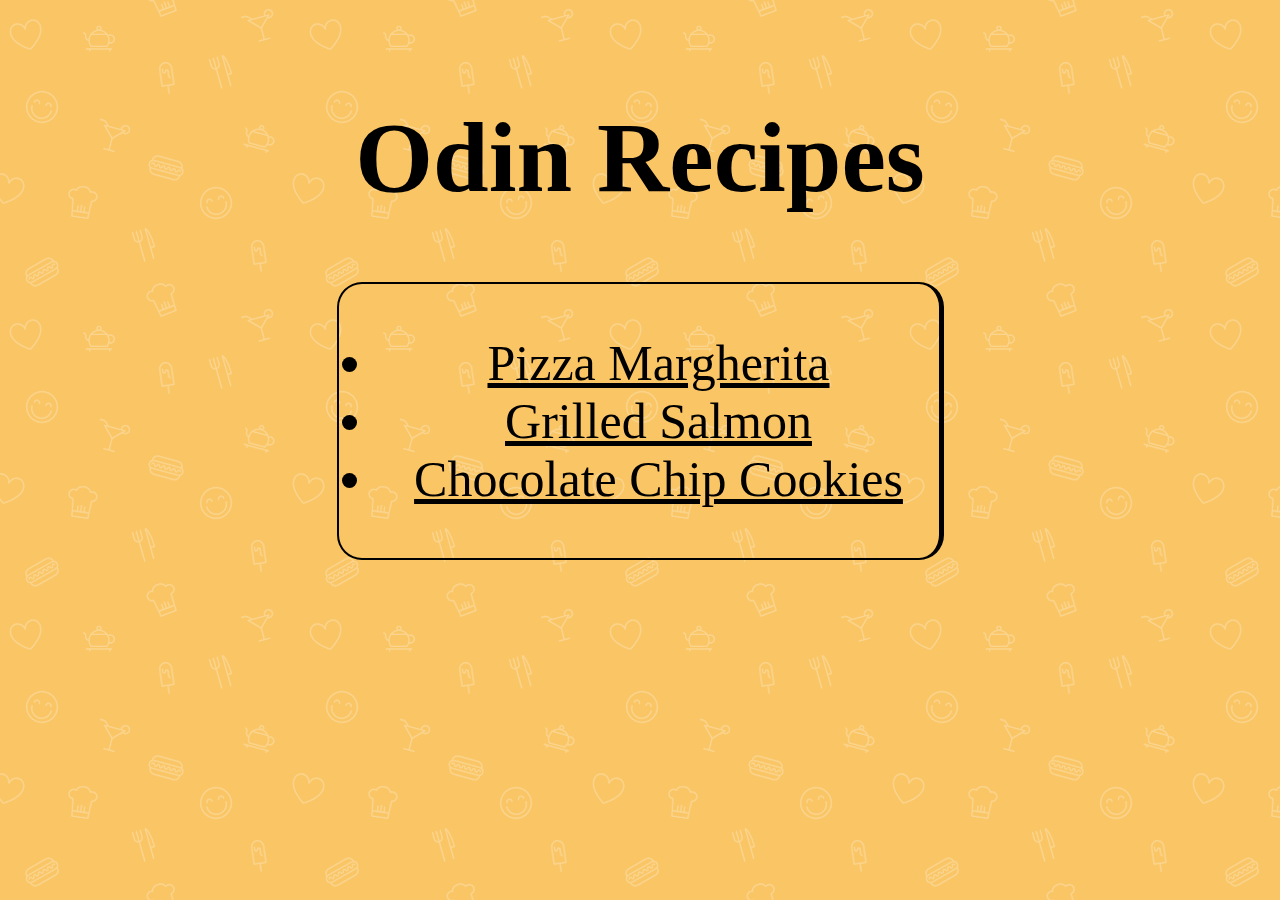
<file: index.html>
<!DOCTYPE html>

<html>
    <head>
        <title>Odin Recipes</title>
        <meta charset="UTF-8">
        <link rel="stylesheet" href="style.css" />
    </head>

    <body>
        <h1>Odin Recipes</h1>
        
        <div class="contents">
       
        <ul>
            <li><a href="https://benwell86.github.io/Odin-recipes/recipes/pizza.html">Pizza Margherita</a></li>
            <li><a href="https://benwell86.github.io/Odin-recipes/recipes/salmon.html">Grilled Salmon</a></li>
            <li><a href="https://benwell86.github.io/Odin-recipes/recipes/cookies.html">Chocolate Chip Cookies</a></li>
        </ul>

        </div>

    </body>
</html>
</file>
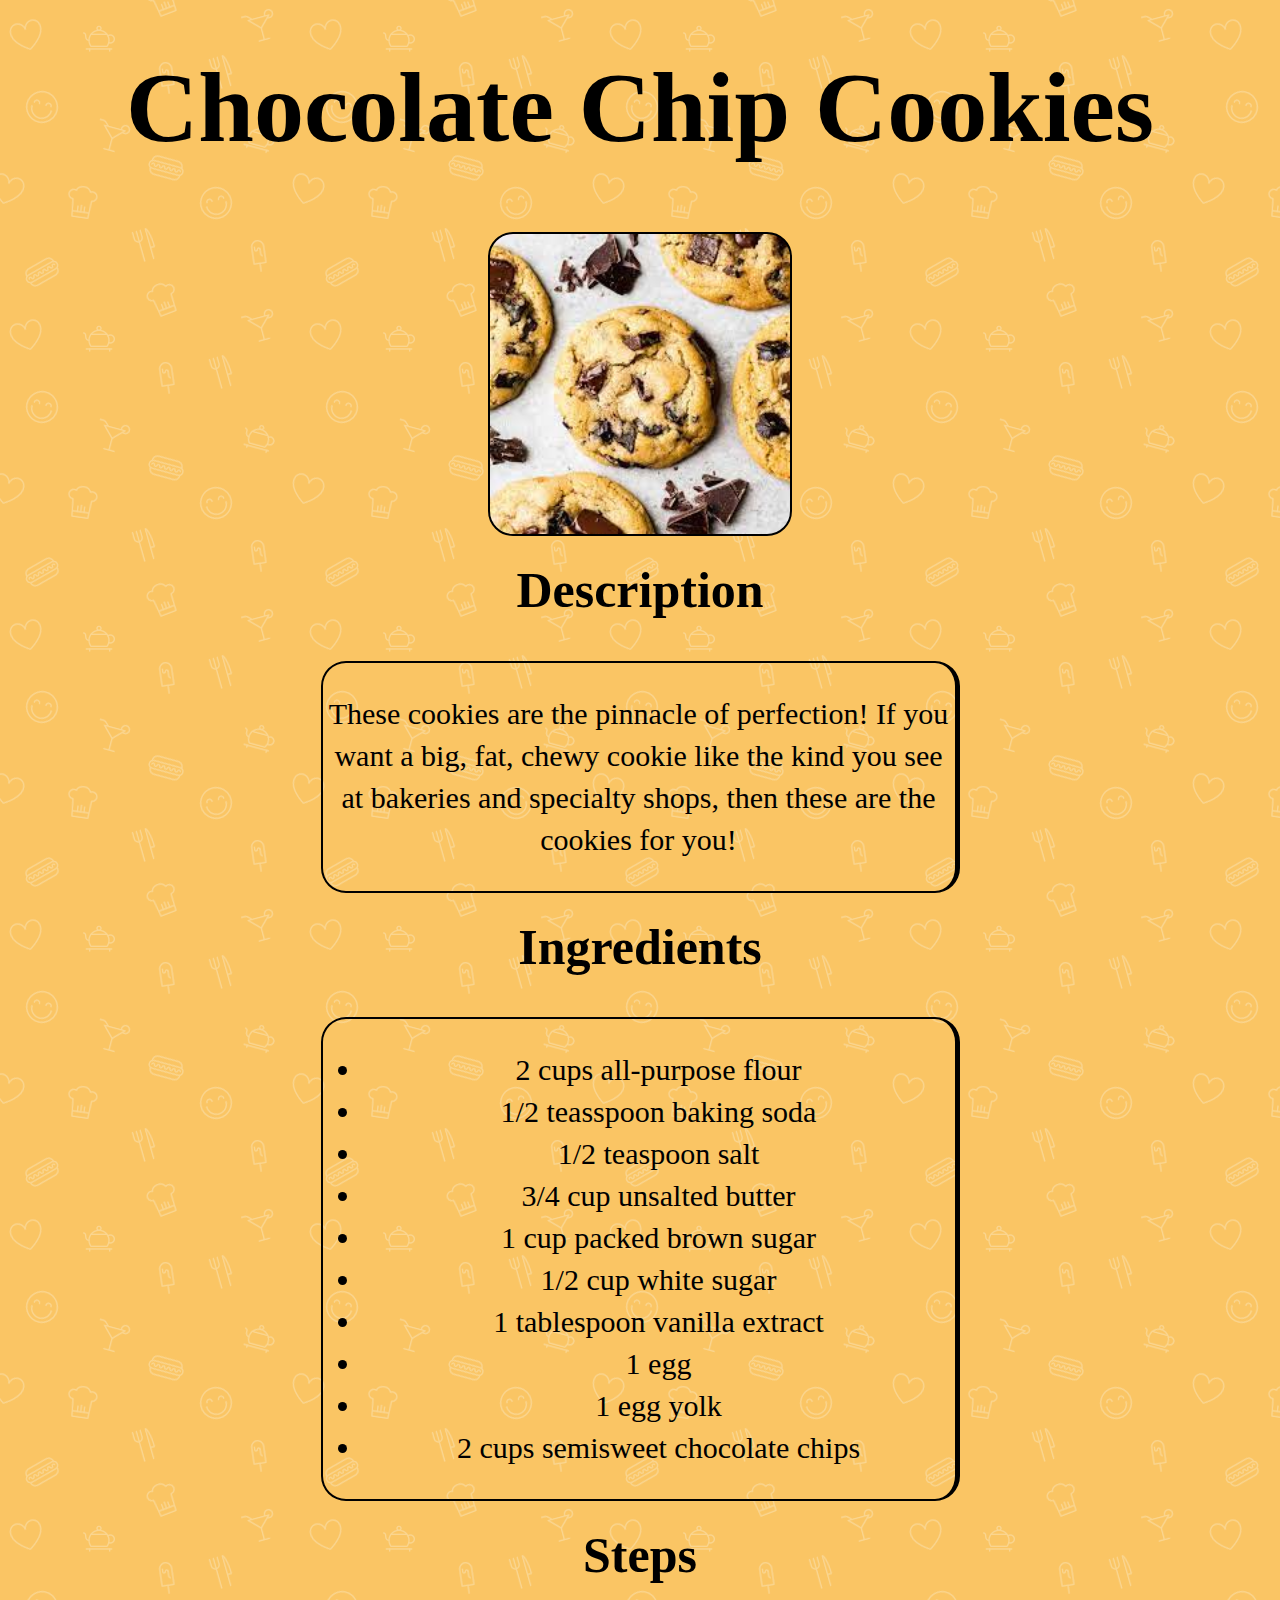
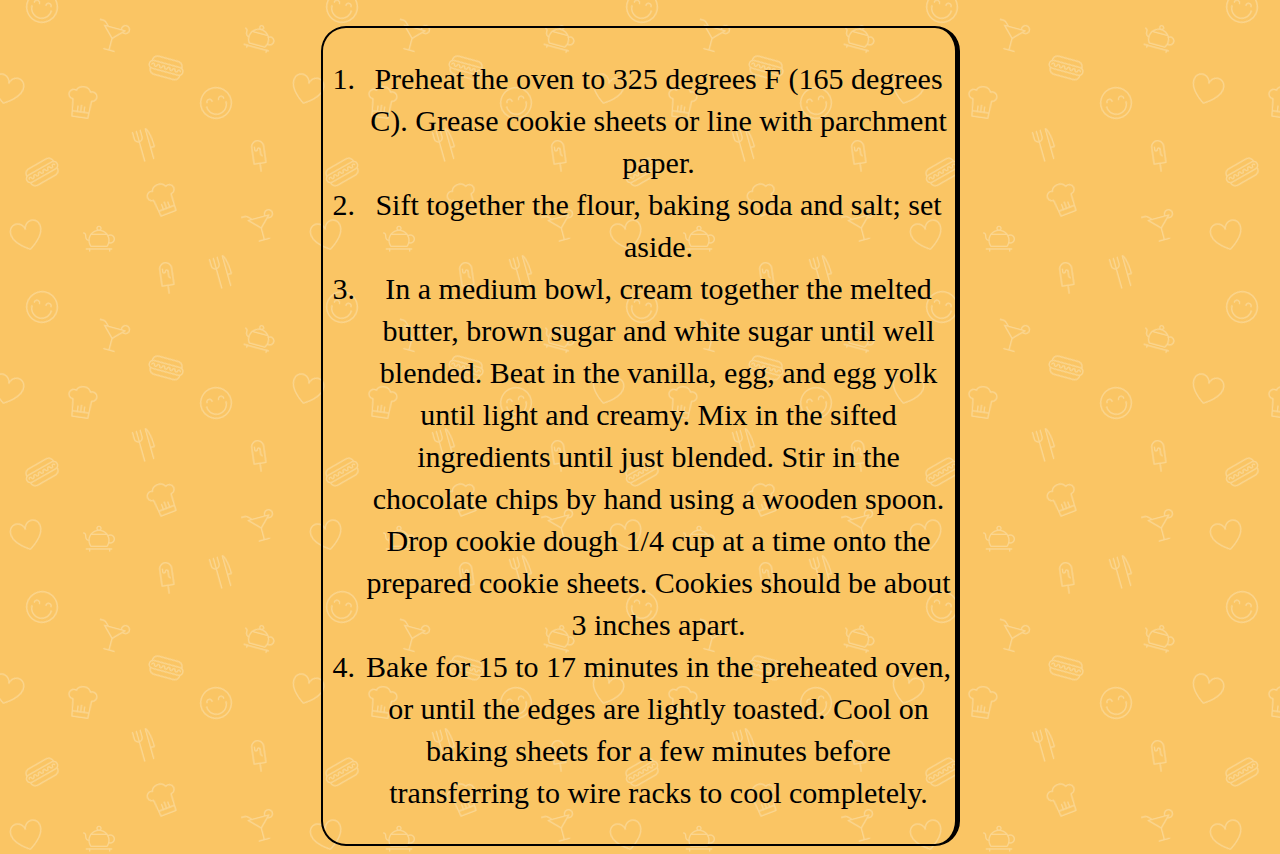
<file: recipes/cookies.html>
<!DOCTYPE html>

<html>
    <head>
        <title>Chocolate Chip Cookies</title>
        <meta charset="UTF-8">
        <link rel="stylesheet" href="styles.css" />
    </head>

    <body>
        <h1>Chocolate Chip Cookies</h1>

        <div class="cookieimage">
            
        </div>
        
        
        <h2>Description</h2>

        <div class="description">
            <p>These cookies are the pinnacle of perfection! If you want a big, fat, chewy cookie like the kind you see at bakeries and specialty shops, then these are the cookies for you! </p>
        </div>

        
        <h2>Ingredients</h2>

        <div class="ingredients">
            <ul>
             <li>2 cups all-purpose flour</li>
                <li>1/2 teasspoon baking soda</li>
                <li>1/2 teaspoon salt</li>
                <li>3/4 cup unsalted butter</li>
                <li>1 cup packed brown sugar</li>
                <li>1/2 cup white sugar</li>
                <li>1 tablespoon vanilla extract</li>
                <li>1 egg</li>
                <li>1 egg yolk</li>
                <li>2 cups semisweet chocolate chips</li>
            </ul>
        </div>


        <h2>Steps</h2>

        <div class="steps">
            <ol>
                <li>Preheat the oven to 325 degrees F (165 degrees C). Grease cookie sheets or line with parchment paper.</li>
                <li>Sift together the flour, baking soda and salt; set aside.</li>
                <li>In a medium bowl, cream together the melted butter, brown sugar and white sugar until well blended. Beat in the vanilla, egg, and egg yolk until light and creamy. Mix in the sifted ingredients until just blended. Stir in the chocolate chips by hand using a wooden spoon. Drop cookie dough 1/4 cup at a time onto the prepared cookie sheets. Cookies should be about 3 inches apart.</li>
                <li>Bake for 15 to 17 minutes in the preheated oven, or until the edges are lightly toasted. Cool on baking sheets for a few minutes before transferring to wire racks to cool completely.</li>
            </ol>
        </div>
        
    </body>
</html>
</file>
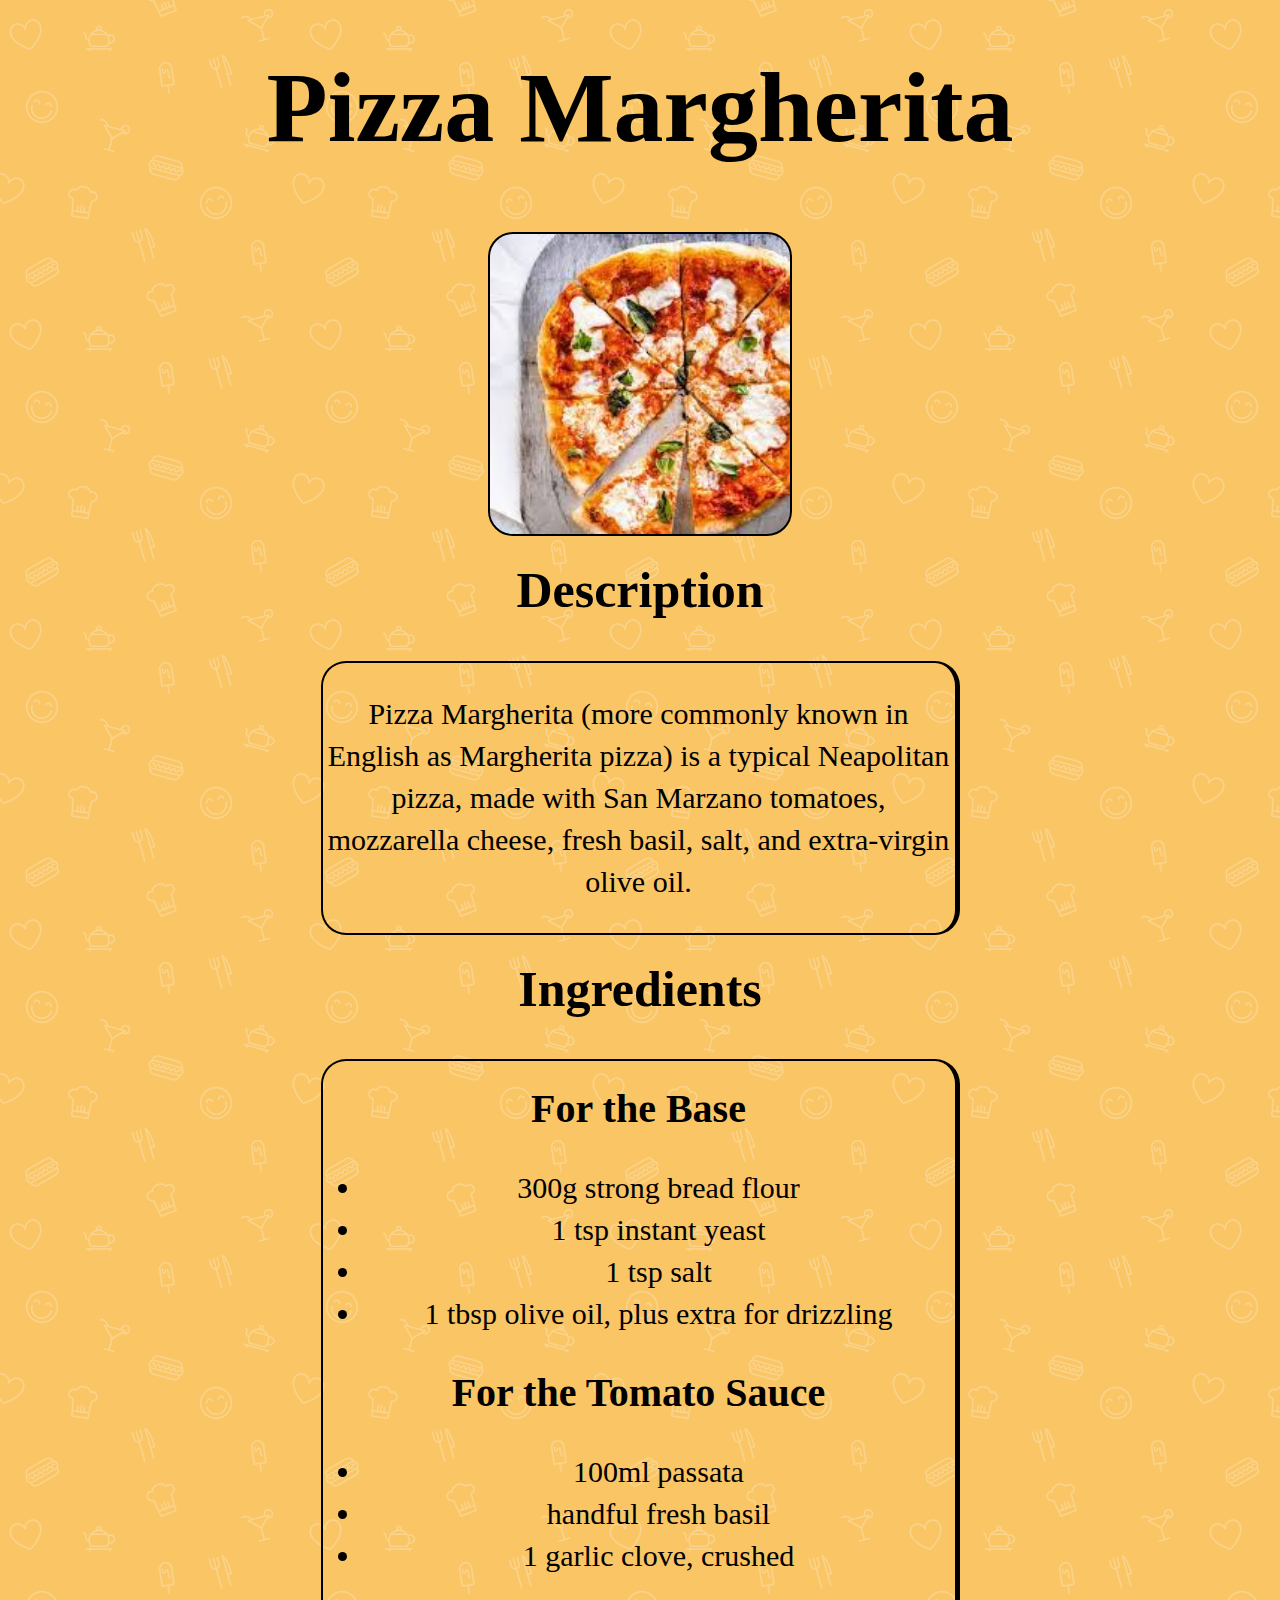
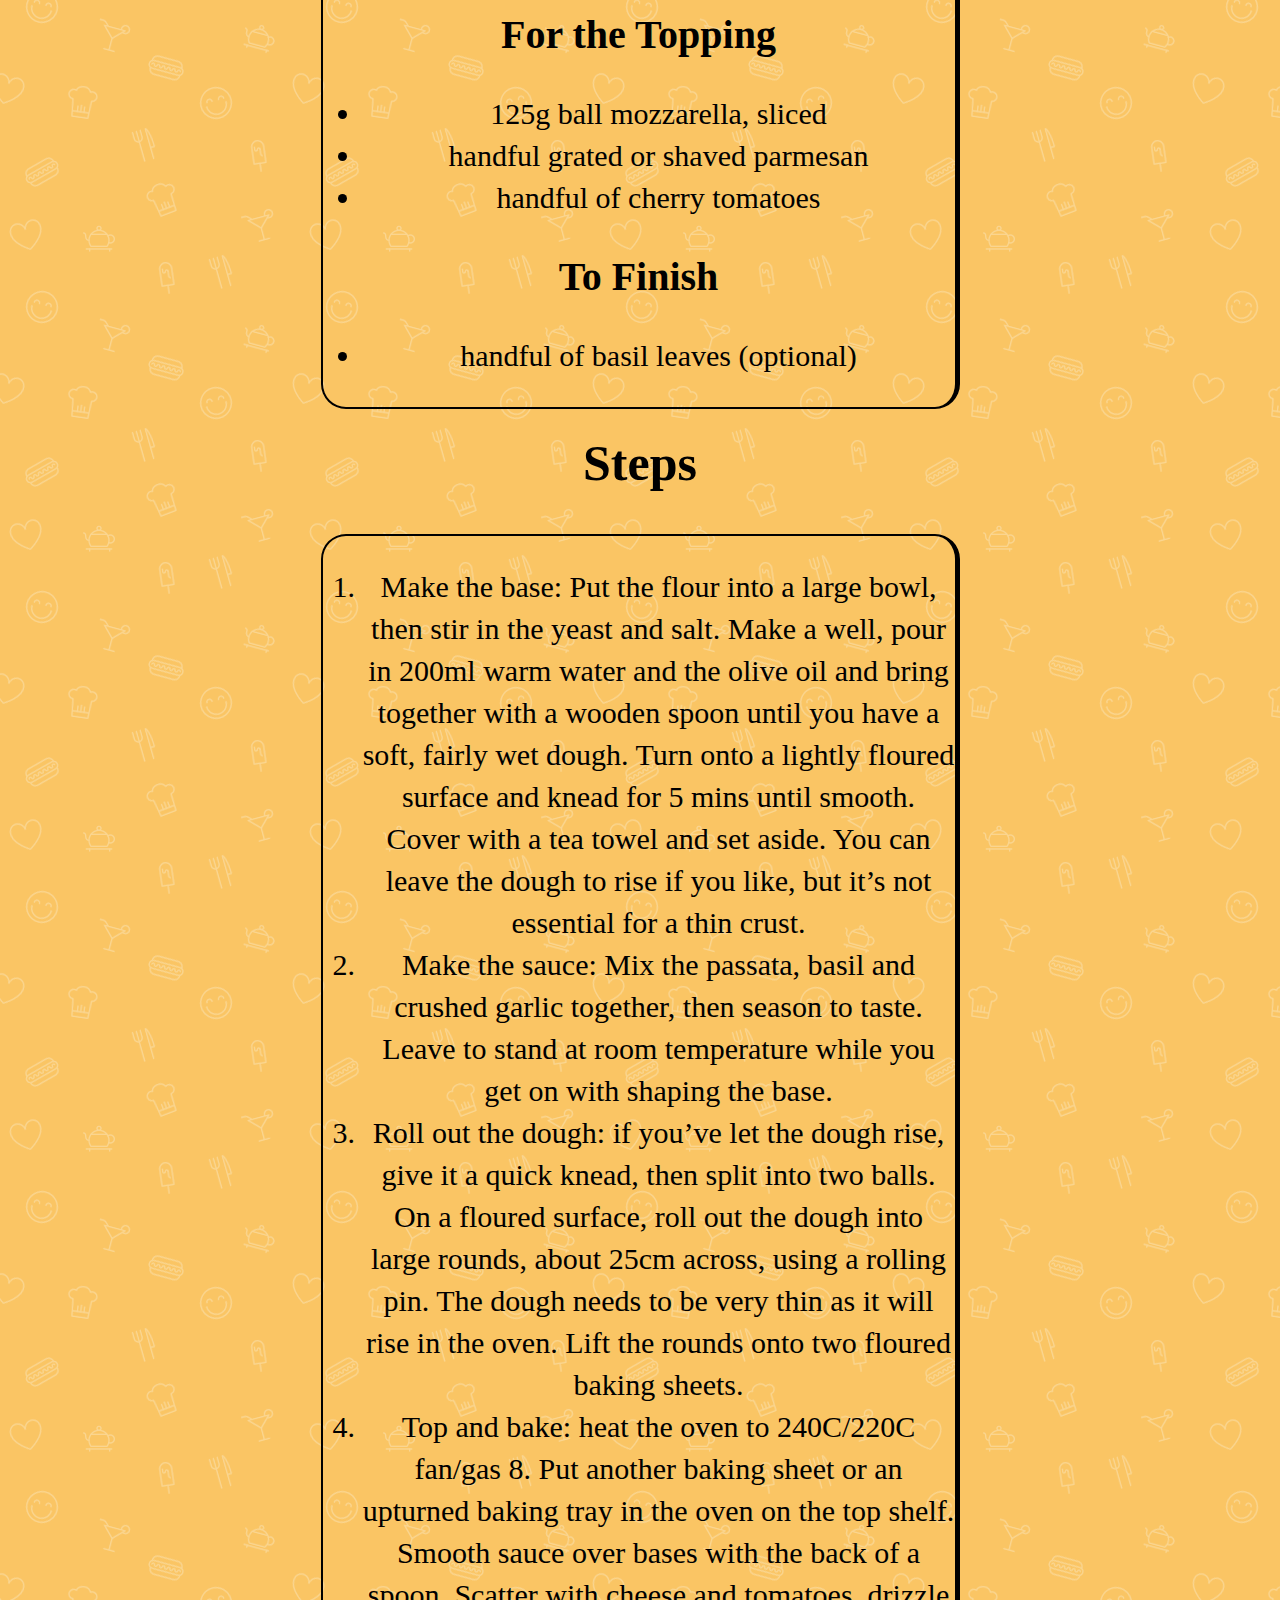
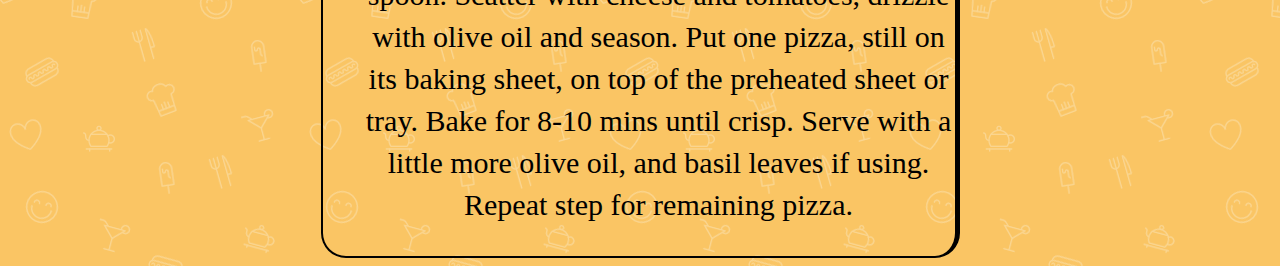
<file: recipes/pizza.html>
<!DOCTYPE html>

<html>
    <head>
        <title>Pizza Margherita</title>
        <meta charset="UTF-8">
        <link rel="stylesheet" href="styles.css" />
    </head>

    <body>
        <h1>Pizza Margherita</h1>

        <div class="pizzaimage">
            
        </div>

        <h2>Description</h2>

        <div class="description">
            <p>Pizza Margherita (more commonly known in English as Margherita pizza) is a typical Neapolitan pizza, made with San Marzano tomatoes, mozzarella cheese, fresh basil, salt, and extra-virgin olive oil.</p>
        </div> 
        
        <h2>Ingredients</h2>
 
        <div class="ingredients">
        <h5 id="subheading">For the Base</h5>
        
            <ul>
                <li>300g strong bread flour</li>
                <li>1 tsp instant yeast</li>
                <li>1 tsp salt</li>
                <li>1 tbsp olive oil, plus extra for drizzling</li>
            </ul>

        <h5 id="subheading">For the Tomato Sauce</h5>
            <ul>
                <li>100ml passata</li>
                <li>handful fresh basil</li>
                <li>1 garlic clove, crushed</li>
            </ul>

        <h5 id="subheading">For the Topping</h5>
            <ul>
                <li>125g ball mozzarella, sliced</li>
                <li>handful grated or shaved parmesan</li>
                <li>handful of cherry tomatoes</li>
            </ul>

        <h5 id="subheading">To Finish</h5>
            <ul>
                <li>handful of basil leaves (optional)</li>
            </ul>

        </div>


        <h2>Steps</h2>

        <div class="steps">
            <ol>
                <div>
                <li>Make the base: Put the flour into a large bowl, then stir in the yeast and salt. Make a well, pour in 200ml warm water and the olive oil and bring together with a wooden spoon until you have a soft, fairly wet dough. Turn onto a lightly floured surface and knead for 5 mins until smooth. Cover with a tea towel and set aside. You can leave the dough to rise if you like, but it’s not essential for a thin crust.</li>
                </div>
                <div>
                <li>Make the sauce: Mix the passata, basil and crushed garlic together, then season to taste. Leave to stand at room temperature while you get on with shaping the base.</li>
                </div>
                <div>
                <li>Roll out the dough: if you’ve let the dough rise, give it a quick knead, then split into two balls. On a floured surface, roll out the dough into large rounds, about 25cm across, using a rolling pin. The dough needs to be very thin as it will rise in the oven. Lift the rounds onto two floured baking sheets.</li>
                </div>
                <li>Top and bake: heat the oven to 240C/220C fan/gas 8. Put another baking sheet or an upturned baking tray in the oven on the top shelf. Smooth sauce over bases with the back of a spoon. Scatter with cheese and tomatoes, drizzle with olive oil and season. Put one pizza, still on its baking sheet, on top of the preheated sheet or tray. Bake for 8-10 mins until crisp. Serve with a little more olive oil, and basil leaves if using. Repeat step for remaining pizza.</li>
            </ol>
        </div>
    </body>
</html>
</file>
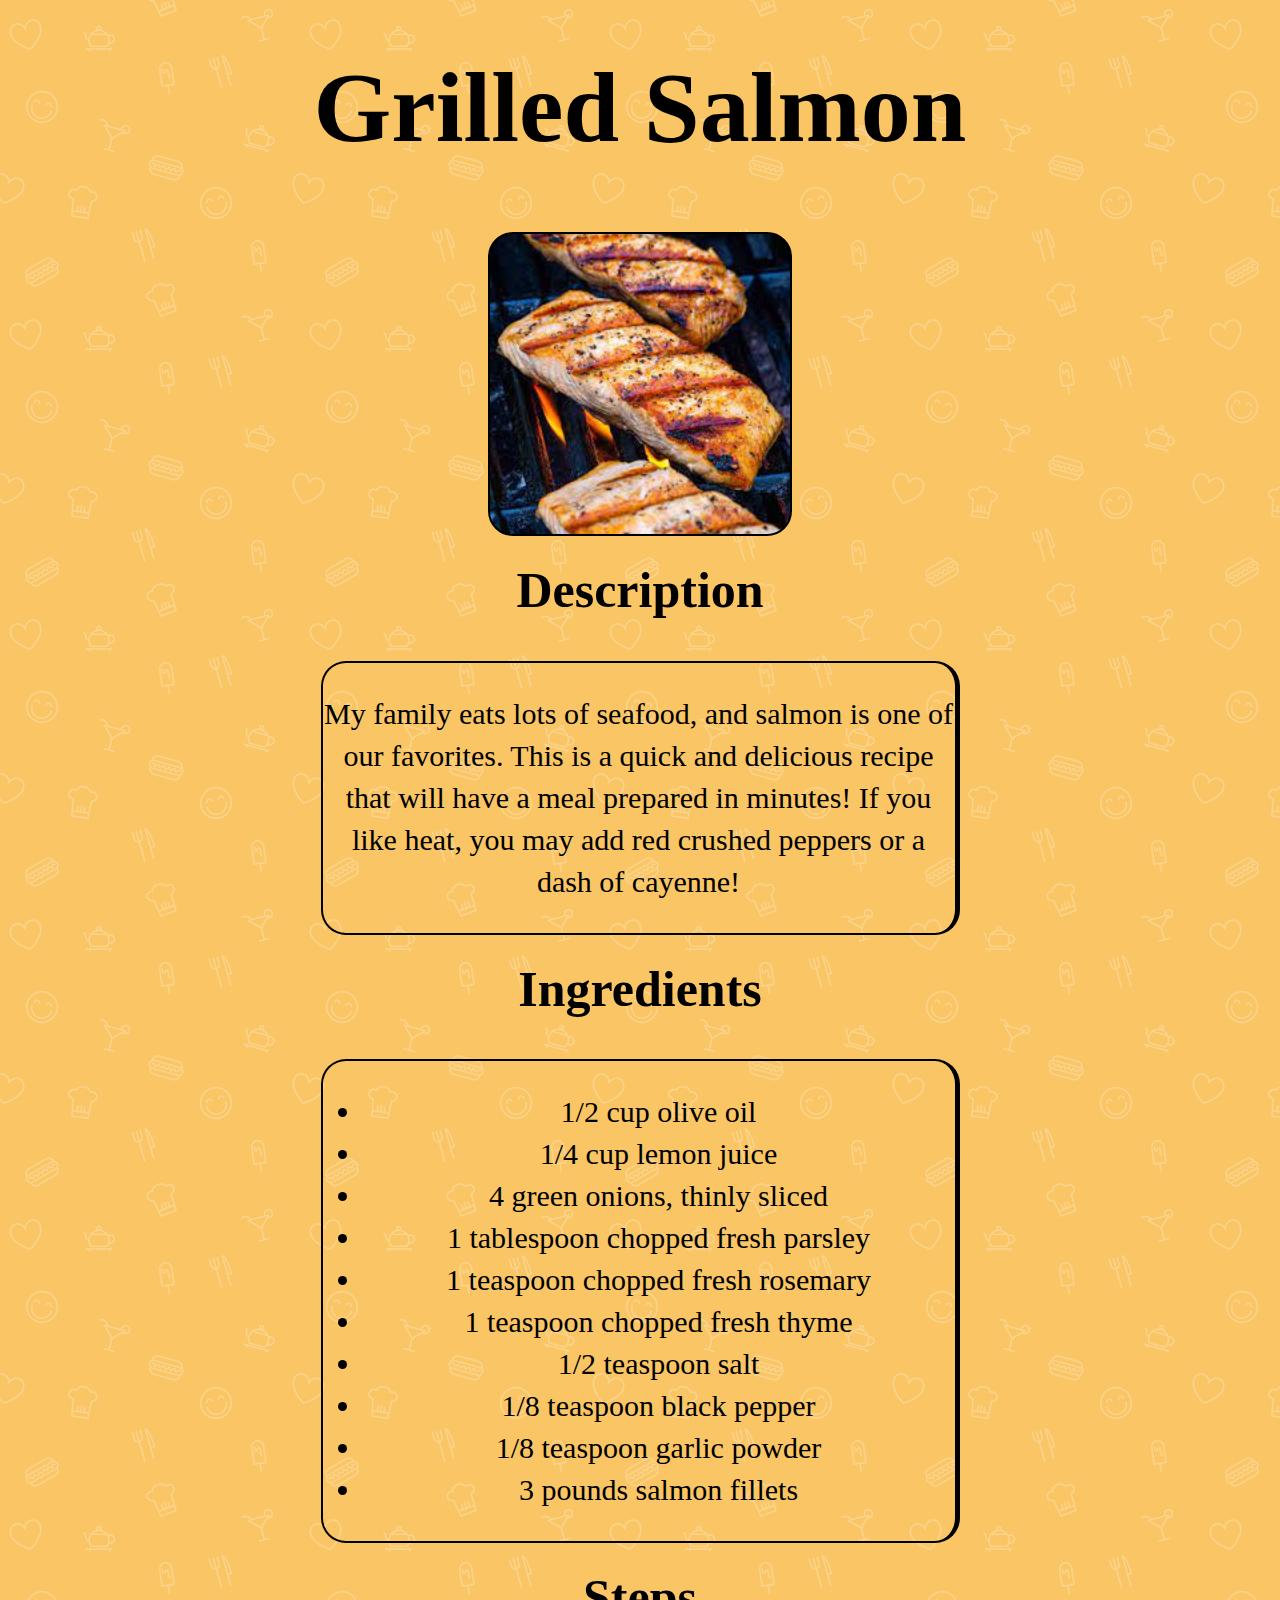
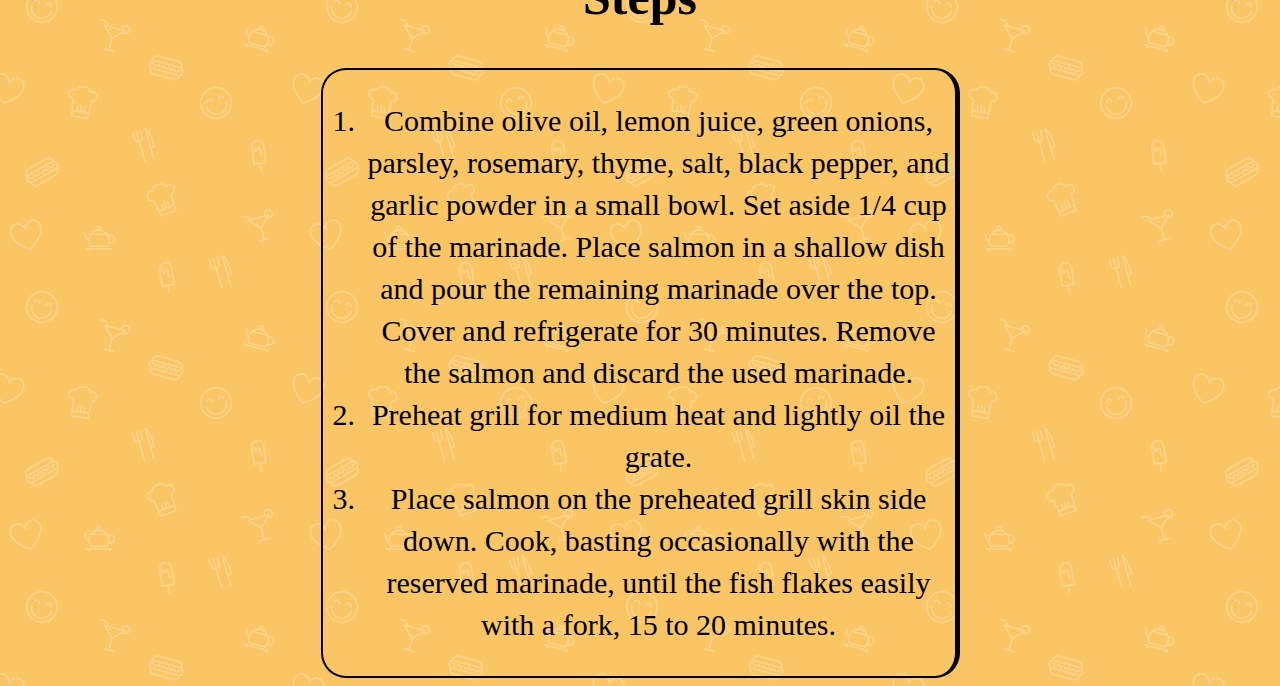
<file: recipes/salmon.html>
<!DOCTYPE html>

<html>
    <head>
        <title>Grilled Salmon</title>
        <meta charset="UTF-8">
        <link rel="stylesheet" href="styles.css" />
    </head>

    <body>
        <h1>Grilled Salmon</h1>

        <div class="salmonimage">
           
        </div>

        <h2>Description</h2>

        <div class="description">
            <p>My family eats lots of seafood, and salmon is one of our favorites. This is a quick and delicious recipe that will have a meal prepared in minutes! If you like heat, you may add red crushed peppers or a dash of cayenne! </p>
        </div>

        <h2>Ingredients</h2>

        <div class="ingredients">
            <ul>
                <li>1/2 cup olive oil</li>
                <li>1/4 cup lemon juice</li>
                <li>4 green onions, thinly sliced</li>
                <li>1 tablespoon chopped fresh parsley</li>
                <li>1 teaspoon chopped fresh rosemary</li>
                <li>1 teaspoon chopped fresh thyme</li>
                <li>1/2 teaspoon salt</li>
                <li>1/8 teaspoon black pepper</li>
                <li>1/8 teaspoon garlic powder</li>
                <li>3 pounds salmon fillets</li>
            </ul>
        </div>

        <h2>Steps</h2>

        <div class="steps">
            <ol>
                <li>Combine olive oil, lemon juice, green onions, parsley, rosemary, thyme, salt, black pepper, and garlic powder in a small bowl. Set aside 1/4 cup of the marinade. Place salmon in a shallow dish and pour the remaining marinade over the top. Cover and refrigerate for 30 minutes. Remove the salmon and discard the used marinade.</li>
                <li>Preheat grill for medium heat and lightly oil the grate.</li>
                <li>Place salmon on the preheated grill skin side down. Cook, basting occasionally with the reserved marinade, until the fish flakes easily with a fork, 15 to 20 minutes.</li>
             </ol>
        </div>
    </body>
</html>
</file>
<file: style.css>
body {
    background-image: url(images/food.png);
 }

h1 {
    font-family: Brush Script MT,cursive;  
    font-size: 100px;
    text-align:center;
    margin-top: 100px;

}

.contents {
    text-align: center;
    font-size: 50px;
    font-family: Brush Script MT,cursive;
    width: 600px;
    margin-left: auto;
    margin-right: auto;
    border: 2px solid black;
    border-radius: 25px;
    border-inline-end-width: 5px;
    
}

a {
    color: black;
    
}

a:hover {
    color: maroon;
}
</file>
<file: recipes/styles.css>
body {
    background-image: url(../images/food.png);
 }

h1 {
    font-family: Brush Script MT,cursive;  
    font-size: 100px;
    text-align:center;
    margin-top: 50px;

}

h2 {
    font-family: Brush Script MT,cursive;  
    font-size: 50px;
    text-align:center;
    margin-top: 25px;
}

.cookieimage {
    width: 300px;
    height: 300px;
    margin: auto;
    border: 2px solid black;
    border-radius: 25px;
    background-image: url(../images/cookies.jpeg);
    background-size: cover;
    }

.salmonimage {
    width: 300px;
    height: 300px;
    margin: auto;
    border: 2px solid black;
    border-radius: 25px;
    background-image: url(../images/salmon.jpeg);
    background-size: cover;
    }

.pizzaimage {
    width: 300px;
    height: 300px;
    margin: auto;
    border: 2px solid black;
    border-radius: 25px;
    background-image: url(../images/pizza.jpeg);
    background-size: cover;
    }

.description, 
.ingredients,
.steps {
    text-align: center;
    font-size: 30px;
    font-family: Brush Script MT,cursive;
    width: 50%;
    margin-left: auto;
    margin-right: auto;
    border: 2px solid black;
    border-radius: 25px;
    border-inline-end-width: 5px;
    line-height: 1.4;
}

#subheading {
font-size: 40px;
margin-top: 20px;
margin-bottom: 0px;
}
</file>
